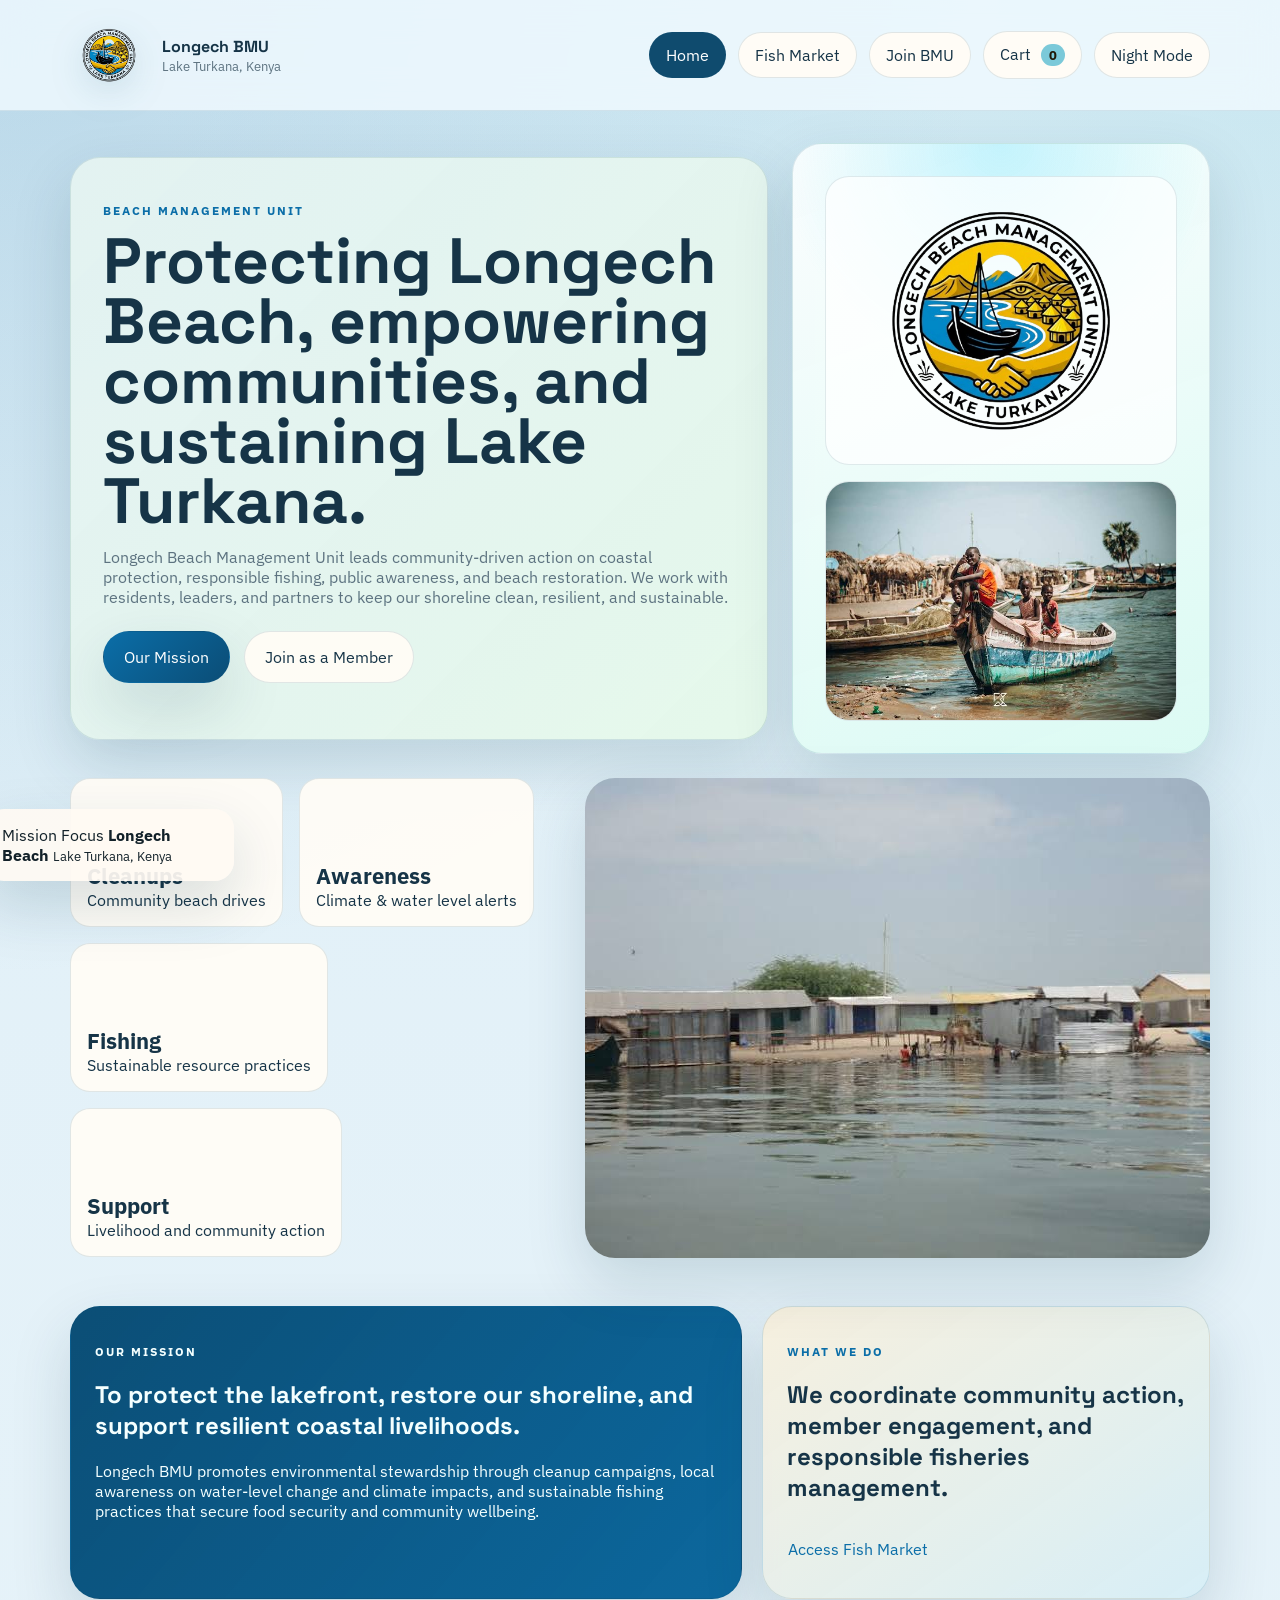
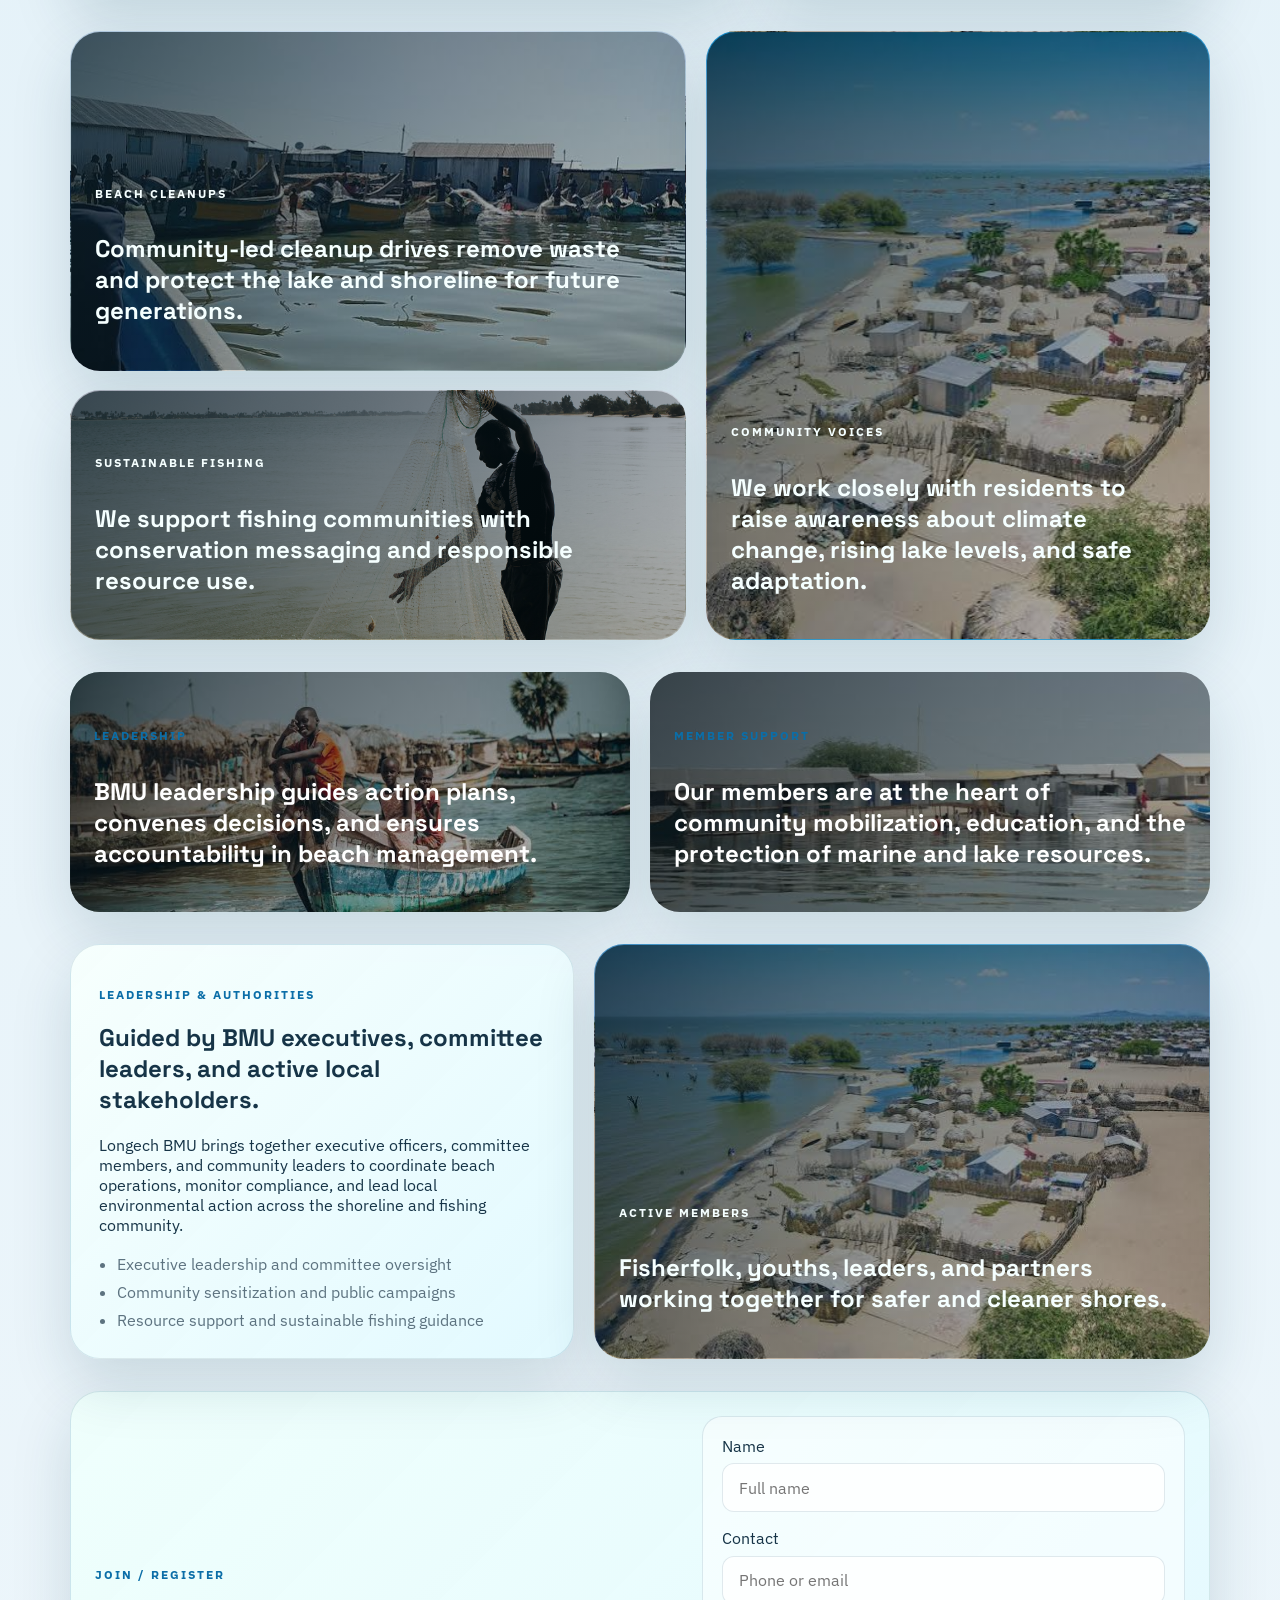
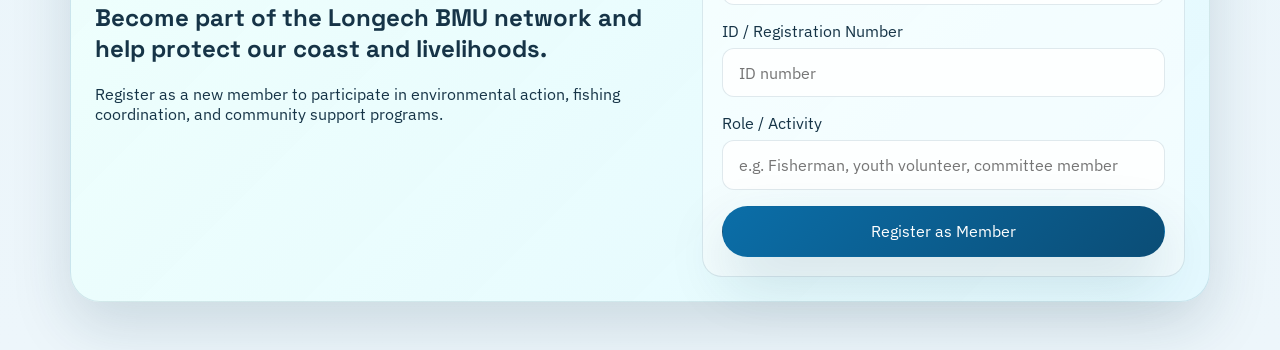
<file: index.html>
<!DOCTYPE html>
<html lang="en">
<head>
  <meta charset="UTF-8">
  <meta name="viewport" content="width=device-width, initial-scale=1.0">
  <title>Longech BMU Fish Market</title>
  <link rel="icon" type="image/png" href="assets/images/logo.png">
  <link rel="preconnect" href="https://fonts.googleapis.com">
  <link rel="preconnect" href="https://fonts.gstatic.com" crossorigin>
  <link href="https://fonts.googleapis.com/css2?family=Space+Grotesk:wght@400;500;700&family=IBM+Plex+Sans:wght@400;500;600&display=swap" rel="stylesheet">
  <link rel="stylesheet" href="css/style.css">
</head>
<body data-page="home" class="page-home">
  <div class="page-shell">
    <header class="site-header">
      <nav class="navbar container">
        <a href="index.html" class="brand">
          <img src="assets/images/logo.png" alt="Longech BMU logo" class="brand-logo">
          <span>
            <strong>Longech BMU</strong>
            <small>Lake Turkana, Kenya</small>
          </span>
        </a>
        <div class="nav-links">
          <a href="index.html" class="active">Home</a>
          <a href="products.html">Fish Market</a>
          <a href="#join-bmu">Join BMU</a>
          <a href="cart.html">Cart <span id="nav-cart-count" class="nav-pill">0</span></a>
          <a href="admin.html" data-admin-link class="hidden">Management Portal</a>
          <button id="theme-toggle" class="ghost-button" type="button" aria-label="Toggle theme">Night Mode</button>
        </div>
      </nav>
    </header>

    <main>
      <section class="hero hero-home-wide">
        <div class="container home-hero-shell">
          <div class="home-hero-top">
            <div class="hero-copy hero-copy-wide">
              <p class="eyebrow">Beach Management Unit</p>
              <h1>Protecting Longech Beach, empowering communities, and sustaining Lake Turkana.</h1>
              <p class="hero-text">
                Longech Beach Management Unit leads community-driven action on coastal protection, responsible fishing, public awareness, and beach restoration. We work with residents, leaders, and partners to keep our shoreline clean, resilient, and sustainable.
              </p>
              <div class="hero-actions">
                <a href="#mission" class="primary-button">Our Mission</a>
                <a href="#join-bmu" class="secondary-button">Join as a Member</a>
              </div>
            </div>
            <div class="hero-logo-panel">
              <div class="hero-brand-pair">
                <div class="hero-brand-tile">
                  <img src="assets/images/logo.png" alt="Longech BMU logo" class="hero-logo-image">
                </div>
                <div class="hero-brand-tile">
                  <img src="assets/images/beach2.jfif" alt="Longech Beach" class="hero-market-image">
                </div>
              </div>
            </div>
          </div>

          <div class="home-hero-bottom">
            <div class="hero-stats hero-stats-wide">
              <div><strong>Cleanups</strong><span>Community beach drives</span></div>
              <div><strong>Awareness</strong><span>Climate & water level alerts</span></div>
              <div><strong>Fishing</strong><span>Sustainable resource practices</span></div>
              <div><strong>Support</strong><span>Livelihood and community action</span></div>
            </div>

            <div class="hero-visual home-hero-visual">
              <div class="hero-backdrop">
                <img src="assets/images/beach1.jfif" alt="Longech Beach shoreline">
              </div>
              <div class="floating-card">
                <span>Mission Focus</span>
                <strong>Longech Beach</strong>
                <small>Lake Turkana, Kenya</small>
              </div>
            </div>
          </div>
        </div>
      </section>

      <section class="home-banner-strip" id="mission">
        <div class="container home-banner-grid">
          <article class="home-banner-card home-banner-primary">
            <p class="section-label">Our Mission</p>
            <h2>To protect the lakefront, restore our shoreline, and support resilient coastal livelihoods.</h2>
            <p>Longech BMU promotes environmental stewardship through cleanup campaigns, local awareness on water-level change and climate impacts, and sustainable fishing practices that secure food security and community wellbeing.</p>
          </article>
          <article class="home-banner-card home-banner-secondary">
            <p class="section-label">What We Do</p>
            <h2>We coordinate community action, member engagement, and responsible fisheries management.</h2>
            <a href="products.html" class="text-link">Access Fish Market</a>
          </article>
        </div>
      </section>

      <section class="home-gallery-strip">
        <div class="container home-gallery-grid">
          <article class="home-gallery-card home-gallery-card-large" style="background-image:url('assets/images/beach.jfif')">
            <div class="home-gallery-overlay"></div>
            <div class="home-gallery-content">
              <p class="section-label">Beach Cleanups</p>
              <h2>Community-led cleanup drives remove waste and protect the lake and shoreline for future generations.</h2>
            </div>
          </article>
          <article class="home-gallery-card home-gallery-card-tall" style="background-image:url('assets/images/Village Aerial view.jfif')">
            <div class="home-gallery-overlay"></div>
            <div class="home-gallery-content">
              <p class="section-label">Community Voices</p>
              <h2>We work closely with residents to raise awareness about climate change, rising lake levels, and safe adaptation.</h2>
            </div>
          </article>
          <article class="home-gallery-card home-gallery-card-small" style="background-image:url('assets/images/fisherman-with-net-river.jpg')">
            <div class="home-gallery-overlay"></div>
            <div class="home-gallery-content">
              <p class="section-label">Sustainable Fishing</p>
              <h2>We support fishing communities with conservation messaging and responsible resource use.</h2>
            </div>
          </article>
        </div>
      </section>

      <section class="image-band image-band-home">
        <div class="container image-band-grid">
          <article class="band-card band-card-market" style="background-image:url('assets/images/beach2.jfif')">
            <div class="band-overlay"></div>
            <div class="band-content">
              <p class="section-label">Leadership</p>
              <h2>BMU leadership guides action plans, convenes decisions, and ensures accountability in beach management.</h2>
            </div>
          </article>
          <article class="band-card band-card-net" style="background-image:url('assets/images/beach1.jfif')">
            <div class="band-overlay"></div>
            <div class="band-content">
              <p class="section-label">Member Support</p>
              <h2>Our members are at the heart of community mobilization, education, and the protection of marine and lake resources.</h2>
            </div>
          </article>
        </div>
      </section>

      <section class="home-feature-split">
        <div class="container home-feature-grid">
          <article class="home-feature-text">
            <p class="section-label">Leadership & Authorities</p>
            <h2>Guided by BMU executives, committee leaders, and active local stakeholders.</h2>
            <p>
              Longech BMU brings together executive officers, committee members, and community leaders to coordinate beach operations, monitor compliance, and lead local environmental action across the shoreline and fishing community.
            </p>
            <ul class="feature-list">
              <li>Executive leadership and committee oversight</li>
              <li>Community sensitization and public campaigns</li>
              <li>Resource support and sustainable fishing guidance</li>
            </ul>
          </article>
          <article class="home-feature-photo" style="background-image:url('assets/images/Village Aerial view.jfif')">
            <div class="home-gallery-overlay"></div>
            <div class="home-gallery-content">
              <p class="section-label">Active Members</p>
              <h2>Fisherfolk, youths, leaders, and partners working together for safer and cleaner shores.</h2>
            </div>
          </article>
        </div>
      </section>

      <section class="container landing-panel" id="join-bmu">
        <div class="landing-card form-shell">
          <div class="landing-copy">
            <p class="section-label">Join / Register</p>
            <h2>Become part of the Longech BMU network and help protect our coast and livelihoods.</h2>
            <p>Register as a new member to participate in environmental action, fishing coordination, and community support programs.</p>
          </div>

          <form id="member-register-form" class="member-register-form">
            <label>
              <span>Name</span>
              <input type="text" id="member-name" placeholder="Full name" required>
            </label>
            <label>
              <span>Contact</span>
              <input type="text" id="member-contact" placeholder="Phone or email" required>
            </label>
            <label>
              <span>ID / Registration Number</span>
              <input type="text" id="member-id" placeholder="ID number" required>
            </label>
            <label>
              <span>Role / Activity</span>
              <input type="text" id="member-role" placeholder="e.g. Fisherman, youth volunteer, committee member" required>
            </label>
            <button type="submit" class="primary-button">Register as Member</button>
            <p id="member-register-message" class="success-message hidden"></p>
          </form>
        </div>
      </section>
    </main>
  </div>

  <script src="js/products.js"></script>
  <script src="js/cart.js"></script>
  <script src="js/main.js"></script>
</body>
</html>
</file>
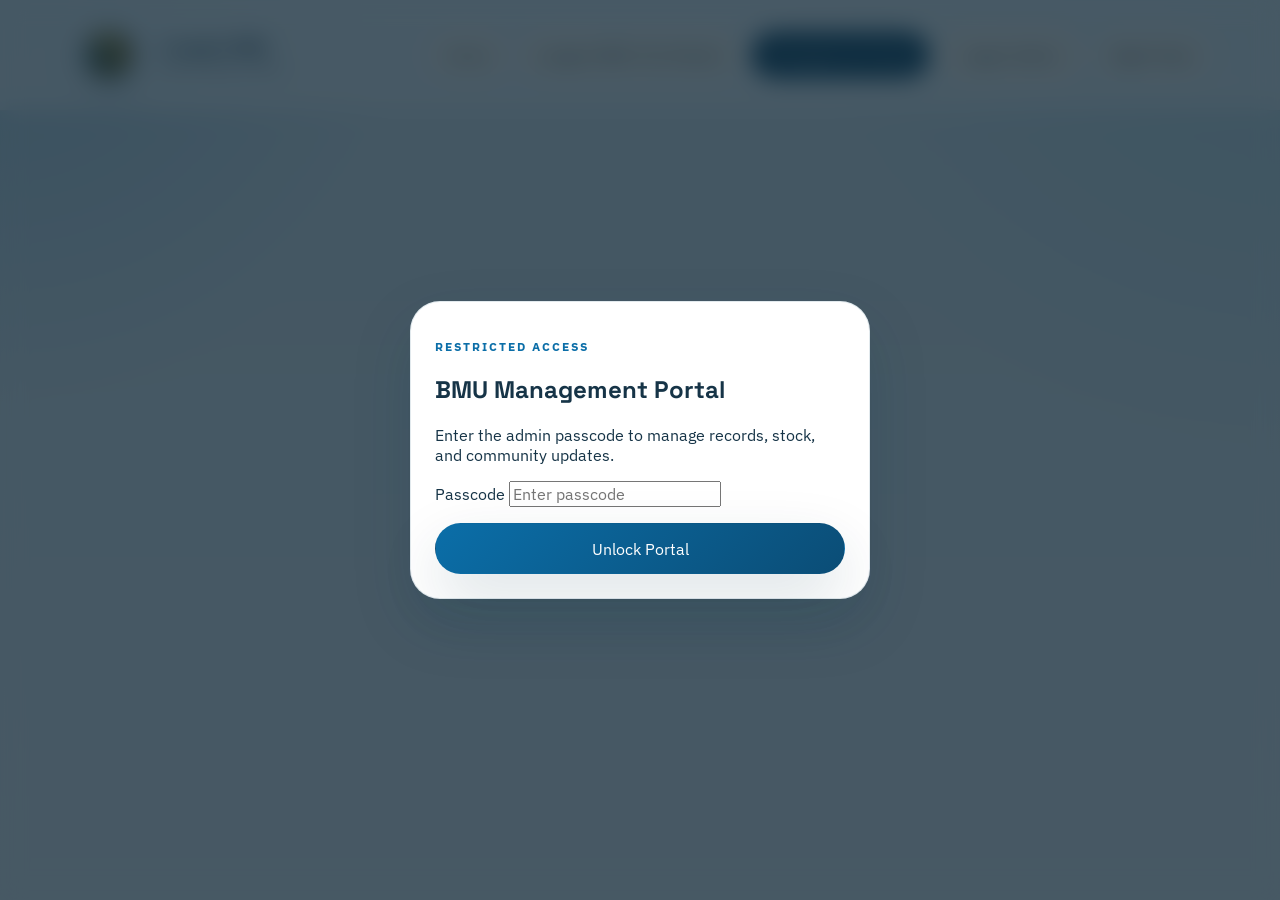
<file: admin.html>
<!DOCTYPE html>
<html lang="en">
<head>
  <meta charset="UTF-8">
  <meta name="viewport" content="width=device-width, initial-scale=1.0">
  <title>Longech BMU | Management Portal</title>
  <link rel="icon" type="image/png" href="assets/images/logo.png">
  <link rel="preconnect" href="https://fonts.googleapis.com">
  <link rel="preconnect" href="https://fonts.gstatic.com" crossorigin>
  <link href="https://fonts.googleapis.com/css2?family=Space+Grotesk:wght@400;500;700&family=IBM+Plex+Sans:wght@400;500;600&display=swap" rel="stylesheet">
  <link rel="stylesheet" href="css/style.css">
</head>
<body data-page="admin" class="page-admin">
  <div class="page-shell">
    <header class="site-header">
      <nav class="navbar container">
        <a href="index.html" class="brand">
          <img src="assets/images/logo.png" alt="Longech BMU logo" class="brand-logo">
          <span>
            <strong>Longech BMU</strong>
            <small>Lake Turkana, Kenya</small>
          </span>
        </a>
        <div class="nav-links">
          <a href="index.html">Home</a>
          <a href="products.html">Longech BMU Fish Market</a>
          <a href="admin.html" class="active">Management Portal</a>
          <button id="admin-logout" class="secondary-button" type="button">Logout Admin</button>
          <button id="theme-toggle" class="ghost-button" type="button" aria-label="Toggle theme">Night Mode</button>
        </div>
      </nav>
    </header>

    <div id="admin-gate" class="admin-gate">
      <div class="admin-gate-card">
        <p class="section-label">Restricted Access</p>
        <h2>BMU Management Portal</h2>
        <p>Enter the admin passcode to manage records, stock, and community updates.</p>
        <form id="admin-login-form" class="admin-login-form">
          <label>
            <span>Passcode</span>
            <input id="admin-passcode" type="password" placeholder="Enter passcode" required>
          </label>
          <button type="submit" class="primary-button full-width">Unlock Portal</button>
          <p id="admin-gate-message" class="gate-message hidden"></p>
        </form>
      </div>
    </div>

    <main id="admin-content" class="section-stack hidden">
      <section class="admin-hero">
        <div class="admin-hero-overlay"></div>
        <div class="container admin-hero-content">
          <div class="page-intro page-intro-light">
            <p class="section-label">Community Dashboard</p>
            <h1>Operations and member management for Longech Beach Management Unit.</h1>
            <p>Track sales, review registrations, and coordinate beach protection campaigns from a single management workspace.</p>
          </div>
          <div class="dashboard-strip">
            <div class="dashboard-chip">
              <span>Products</span>
              <strong id="dashboard-product-count">0</strong>
            </div>
            <div class="dashboard-chip">
              <span>Cart items live</span>
              <strong id="dashboard-cart-count">0</strong>
            </div>
            <div class="dashboard-chip">
              <span>Storage</span>
              <strong>Local</strong>
            </div>
          </div>
        </div>
      </section>

      <section class="container admin-metrics">
        <div class="metric-card">
          <span>Total Members</span>
          <strong id="metric-total-members">0</strong>
        </div>
        <div class="metric-card">
          <span>Approved Members</span>
          <strong id="metric-approved-members">0</strong>
        </div>
        <div class="metric-card">
          <span>Total Sales</span>
          <strong id="metric-total-sales">KES 0</strong>
        </div>
        <div class="metric-card">
          <span>Cleanup Campaigns</span>
          <strong id="metric-cleanups">0</strong>
        </div>
      </section>

      <section class="container admin-tabs-wrap">
        <div class="admin-tabs" role="tablist" aria-label="Management portal sections">
          <button type="button" class="admin-tab active" data-tab="products">Products & Stock</button>
          <button type="button" class="admin-tab" data-tab="members">Member Requests</button>
          <button type="button" class="admin-tab" data-tab="activities">Activities & Notices</button>
        </div>

        <div id="products-tab" class="admin-tab-panel">
          <div class="admin-layout admin-layout-alt">
            <form id="admin-form" class="form-card form-card-dark">
              <input id="product-id" type="hidden">
              <p class="section-label">Stock Editor</p>
              <label>
                <span>Fish name</span>
                <input id="product-name" type="text" placeholder="e.g. Tilapia" required>
              </label>
              <label>
                <span>Price per kg (KES)</span>
                <input id="product-price" type="number" min="1" placeholder="e.g. 550" required>
              </label>
              <label>
                <span>Image URL or local path</span>
                <input id="product-image" type="text" placeholder="assets/images/your-file.jpg">
              </label>
              <div class="button-row">
                <button type="submit" class="primary-button">Save Product</button>
                <button id="cancel-edit" type="button" class="secondary-button hidden">Cancel Edit</button>
              </div>
            </form>

            <div class="admin-products-wrap admin-products-panel">
              <div class="admin-header">
                <p class="section-label">Catalog</p>
                <h2>Current stock</h2>
                <p>Use this panel to keep the fish market current and pricing aligned with community trade.</p>
                <p class="reorder-hint">Drag cards to reorder or use the arrow buttons to place products in the exact sequence you want customers to see.</p>
              </div>
              <div id="admin-products" class="admin-products"></div>
            </div>
          </div>
        </div>

        <div id="members-tab" class="admin-tab-panel hidden">
          <div class="admin-table-card">
            <div class="admin-header">
              <p class="section-label">Registrations</p>
              <h2>Member applications</h2>
            </div>
            <table class="member-table">
              <thead>
                <tr>
                  <th>Name</th>
                  <th>Contact</th>
                  <th>ID</th>
                  <th>Role / Activity</th>
                  <th>Status</th>
                  <th>Action</th>
                </tr>
              </thead>
              <tbody id="member-requests-body"></tbody>
            </table>
          </div>
        </div>

        <div id="activities-tab" class="admin-tab-panel hidden">
          <div class="admin-activity-grid">
            <form id="activity-form" class="form-card form-card-dark">
              <p class="section-label">Notice Board</p>
              <label>
                <span>Title</span>
                <input id="activity-title" type="text" placeholder="Cleanup drive, alert, notice" required>
              </label>
              <label>
                <span>Date</span>
                <input id="activity-date" type="date">
              </label>
              <label>
                <span>Details</span>
                <textarea id="activity-details" rows="5" placeholder="Add activity details or community notice" required></textarea>
              </label>
              <button type="submit" class="primary-button">Publish Update</button>
            </form>

            <div class="admin-activity-list" id="activity-list"></div>
          </div>
        </div>
      </section>
    </main>
  </div>

  <script src="js/products.js"></script>
  <script src="js/cart.js"></script>
  <script src="js/admin.js"></script>
</body>
</html>
</file>
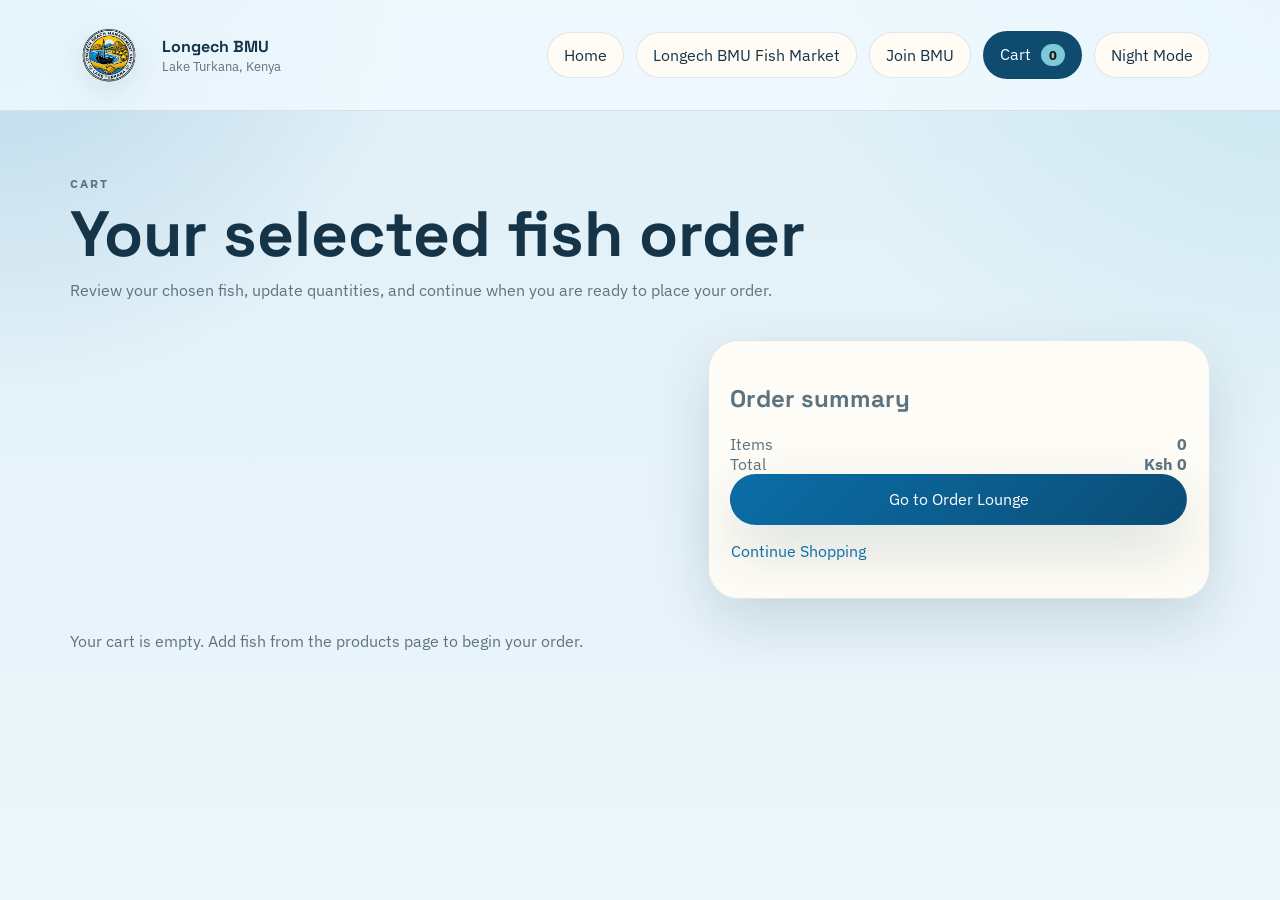
<file: cart.html>
<!DOCTYPE html>
<html lang="en">
<head>
  <meta charset="UTF-8">
  <meta name="viewport" content="width=device-width, initial-scale=1.0">
  <title>Longech BMU | Cart</title>
  <link rel="icon" type="image/png" href="assets/images/logo.png">
  <link rel="preconnect" href="https://fonts.googleapis.com">
  <link rel="preconnect" href="https://fonts.gstatic.com" crossorigin>
  <link href="https://fonts.googleapis.com/css2?family=Space+Grotesk:wght@400;500;700&family=IBM+Plex+Sans:wght@400;500;600&display=swap" rel="stylesheet">
  <link rel="stylesheet" href="css/style.css">
</head>
<body data-page="cart" class="page-cart">
  <div class="page-shell">
    <header class="site-header">
      <nav class="navbar container">
        <a href="index.html" class="brand">
          <img src="assets/images/logo.png" alt="Longech BMU logo" class="brand-logo">
          <span>
            <strong>Longech BMU</strong>
            <small>Lake Turkana, Kenya</small>
          </span>
        </a>
        <div class="nav-links">
          <a href="index.html">Home</a>
          <a href="products.html">Longech BMU Fish Market</a>
          <a href="index.html#join-bmu">Join BMU</a>
          <a href="cart.html" class="active">Cart <span id="nav-cart-count" class="nav-pill">0</span></a>
          <a href="admin.html" data-admin-link class="hidden">Management Portal</a>
          <button id="theme-toggle" class="ghost-button" type="button" aria-label="Toggle theme">Night Mode</button>
        </div>
      </nav>
    </header>

    <main class="container section-stack">
      <section class="page-intro">
        <p class="section-label">Cart</p>
        <h1>Your selected fish order</h1>
        <p>Review your chosen fish, update quantities, and continue when you are ready to place your order.</p>
      </section>

      <section class="cart-layout">
        <div id="cart-items" class="cart-items"></div>
        <aside class="summary-card">
          <h2>Order summary</h2>
          <div class="summary-row">
            <span>Items</span>
            <strong id="summary-items">0</strong>
          </div>
          <div class="summary-row">
            <span>Total</span>
            <strong id="summary-total">KES 0</strong>
          </div>
          <a href="checkout.html" class="primary-button full-width">Go to Order Lounge</a>
          <a href="index.html" class="text-link">Continue Shopping</a>
        </aside>
      </section>
      <p id="cart-empty" class="empty-state hidden">Your cart is empty. Add fish from the products page to begin your order.</p>
    </main>
  </div>

  <script src="js/products.js"></script>
  <script src="js/cart.js"></script>
  <script src="js/main.js"></script>
</body>
</html>
</file>
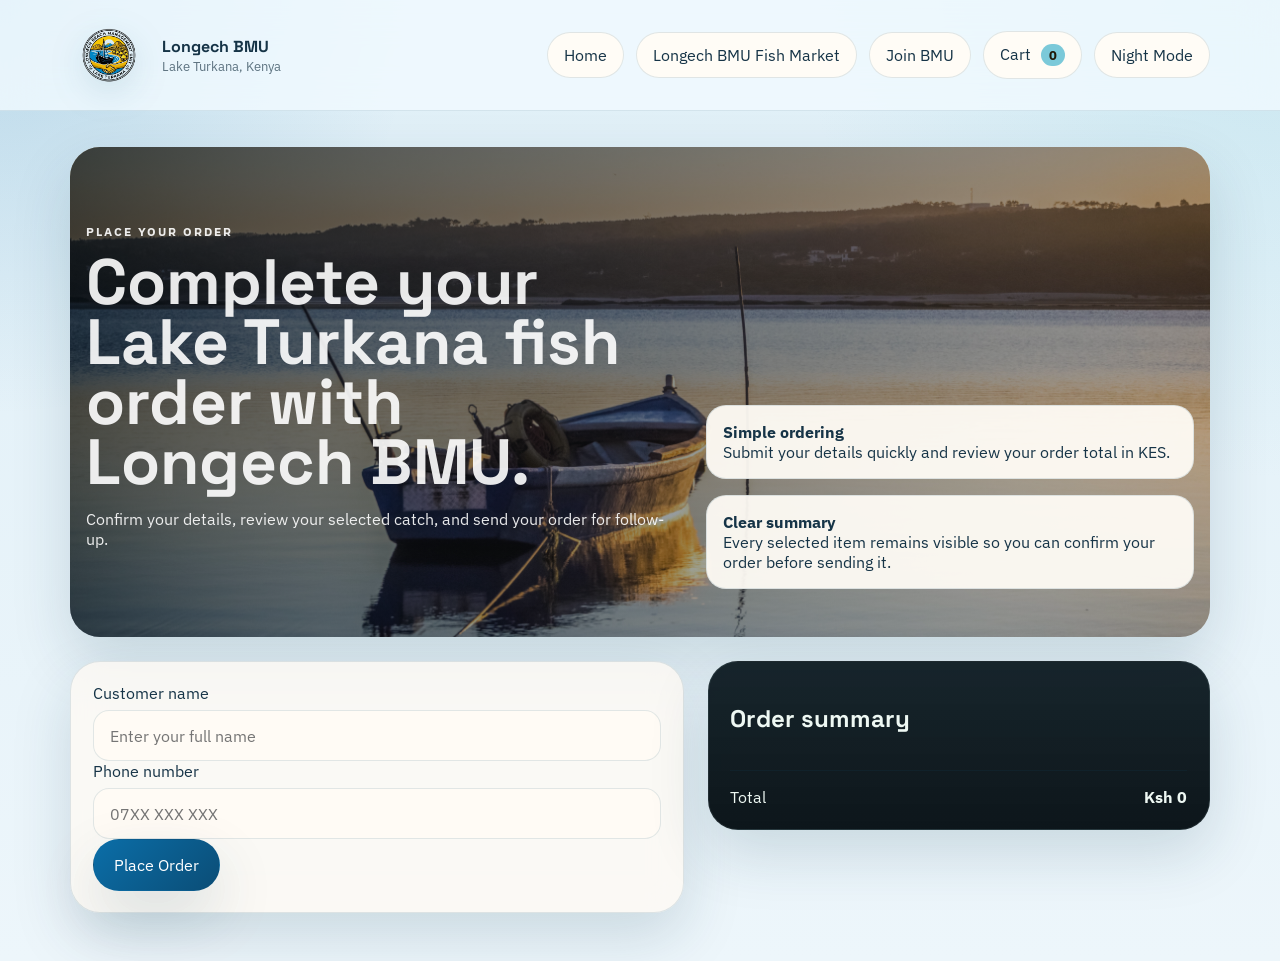
<file: checkout.html>
<!DOCTYPE html>
<html lang="en">
<head>
  <meta charset="UTF-8">
  <meta name="viewport" content="width=device-width, initial-scale=1.0">
  <title>Longech BMU | Order Lounge</title>
  <link rel="icon" type="image/png" href="assets/images/logo.png">
  <link rel="preconnect" href="https://fonts.googleapis.com">
  <link rel="preconnect" href="https://fonts.gstatic.com" crossorigin>
  <link href="https://fonts.googleapis.com/css2?family=Space+Grotesk:wght@400;500;700&family=IBM+Plex+Sans:wght@400;500;600&display=swap" rel="stylesheet">
  <link rel="stylesheet" href="css/style.css">
</head>
<body data-page="checkout" class="page-checkout">
  <div class="page-shell">
    <header class="site-header">
      <nav class="navbar container">
        <a href="index.html" class="brand">
          <img src="assets/images/logo.png" alt="Longech BMU logo" class="brand-logo">
          <span>
            <strong>Longech BMU</strong>
            <small>Lake Turkana, Kenya</small>
          </span>
        </a>
        <div class="nav-links">
          <a href="index.html">Home</a>
          <a href="products.html">Longech BMU Fish Market</a>
          <a href="index.html#join-bmu">Join BMU</a>
          <a href="cart.html">Cart <span id="nav-cart-count" class="nav-pill">0</span></a>
          <a href="admin.html" data-admin-link class="hidden">Management Portal</a>
          <button id="theme-toggle" class="ghost-button" type="button" aria-label="Toggle theme">Night Mode</button>
        </div>
      </nav>
    </header>

    <main class="section-stack">
      <section class="checkout-hero">
        <div class="checkout-hero-overlay"></div>
        <div class="container checkout-hero-content">
          <div class="page-intro page-intro-light">
            <p class="section-label">Place Your Order</p>
            <h1>Complete your Lake Turkana fish order with Longech BMU.</h1>
            <p>Confirm your details, review your selected catch, and send your order for follow-up.</p>
          </div>
          <div class="checkout-notes">
            <div>
              <strong>Simple ordering</strong>
              <span>Submit your details quickly and review your order total in KES.</span>
            </div>
            <div>
              <strong>Clear summary</strong>
              <span>Every selected item remains visible so you can confirm your order before sending it.</span>
            </div>
          </div>
        </div>
      </section>

      <section class="container checkout-layout checkout-layout-alt">
        <form id="checkout-form" class="form-card form-card-glass">
          <label>
            <span>Customer name</span>
            <input id="customer-name" type="text" placeholder="Enter your full name" required>
          </label>
          <label>
            <span>Phone number</span>
            <input id="customer-phone" type="tel" placeholder="07XX XXX XXX" required>
          </label>
          <button type="submit" class="primary-button">Place Order</button>
          <p id="checkout-message" class="success-message hidden"></p>
        </form>

        <aside class="summary-card summary-card-dark">
          <h2>Order summary</h2>
          <div id="checkout-items" class="checkout-items"></div>
          <div class="summary-row total-row">
            <span>Total</span>
            <strong id="checkout-total">KES 0</strong>
          </div>
        </aside>
      </section>
    </main>
  </div>

  <script src="js/products.js"></script>
  <script src="js/cart.js"></script>
  <script src="js/main.js"></script>
</body>
</html>
</file>
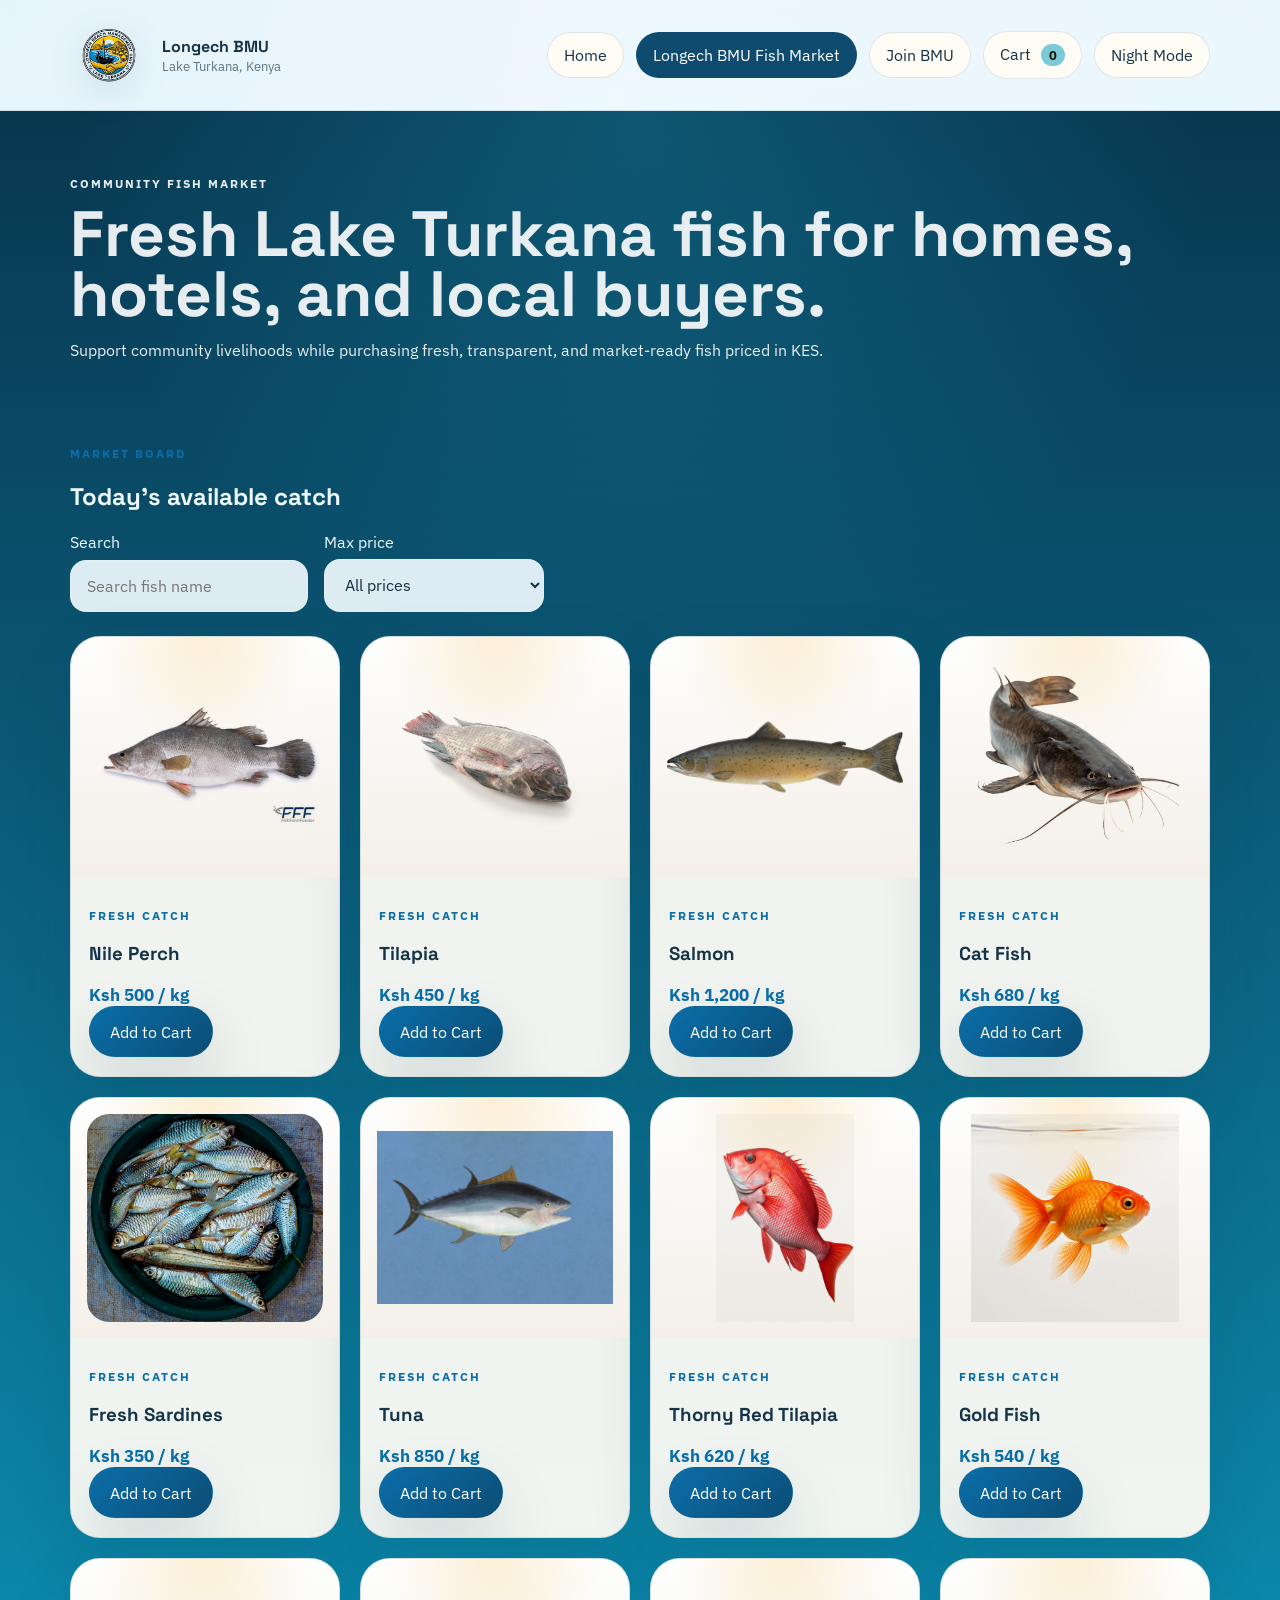
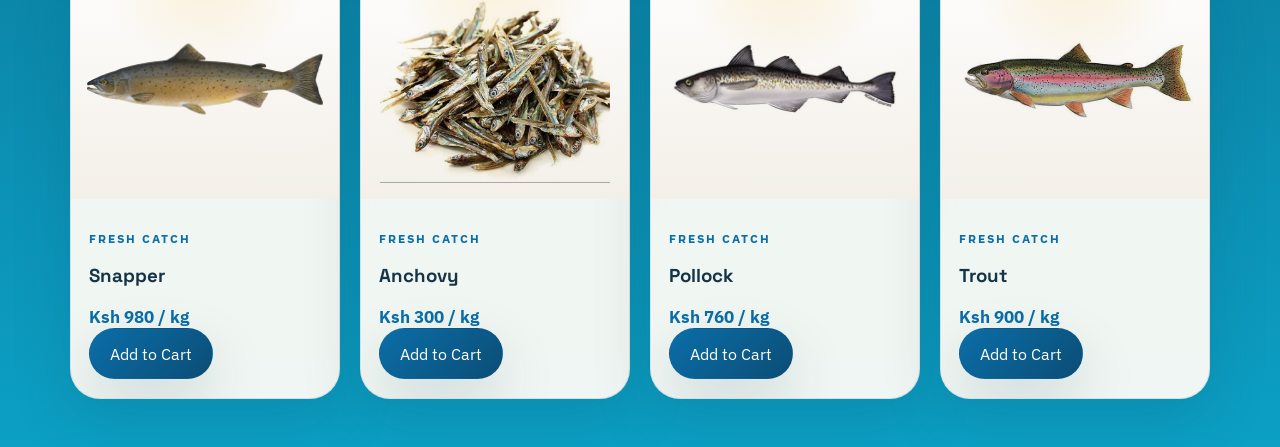
<file: products.html>
<!DOCTYPE html>
<html lang="en">
<head>
  <meta charset="UTF-8">
  <meta name="viewport" content="width=device-width, initial-scale=1.0">
  <title>Longech BMU | Fish Market</title>
  <link rel="icon" type="image/png" href="assets/images/logo.png">
  <link rel="preconnect" href="https://fonts.googleapis.com">
  <link rel="preconnect" href="https://fonts.gstatic.com" crossorigin>
  <link href="https://fonts.googleapis.com/css2?family=Space+Grotesk:wght@400;500;700&family=IBM+Plex+Sans:wght@400;500;600&display=swap" rel="stylesheet">
  <link rel="stylesheet" href="css/style.css">
</head>
<body data-page="products" class="page-products">
  <div class="page-shell">
    <header class="site-header">
      <nav class="navbar container">
        <a href="index.html" class="brand">
          <img src="assets/images/logo.png" alt="Longech BMU logo" class="brand-logo">
          <span>
            <strong>Longech BMU</strong>
            <small>Lake Turkana, Kenya</small>
          </span>
        </a>
        <div class="nav-links">
          <a href="index.html">Home</a>
          <a href="products.html" class="active">Longech BMU Fish Market</a>
          <a href="index.html#join-bmu">Join BMU</a>
          <a href="cart.html">Cart <span id="nav-cart-count" class="nav-pill">0</span></a>
          <a href="admin.html" data-admin-link class="hidden">Management Portal</a>
          <button id="theme-toggle" class="ghost-button" type="button" aria-label="Toggle theme">Night Mode</button>
        </div>
      </nav>
    </header>

    <main class="products-water">
      <section class="products-hero">
        <div class="container">
          <div class="page-intro page-intro-light">
            <p class="section-label">Community Fish Market</p>
            <h1>Fresh Lake Turkana fish for homes, hotels, and local buyers.</h1>
            <p>Support community livelihoods while purchasing fresh, transparent, and market-ready fish priced in KES.</p>
          </div>
        </div>
      </section>

      <section class="controls-section container">
        <div>
          <p class="section-label">Market Board</p>
          <h2>Today&apos;s available catch</h2>
        </div>
        <div class="toolbar">
          <label class="search-field">
            <span>Search</span>
            <input id="search-input" type="search" placeholder="Search fish name">
          </label>
          <label class="filter-field">
            <span>Max price</span>
            <select id="price-filter">
              <option value="all">All prices</option>
              <option value="400">Up to KES 400</option>
              <option value="600">Up to KES 600</option>
              <option value="900">Up to KES 900</option>
              <option value="1300">Up to KES 1,300</option>
            </select>
          </label>
        </div>
      </section>

      <section class="container">
        <div id="product-grid" class="product-grid"></div>
        <p id="product-empty" class="empty-state hidden">No fish products match that search right now.</p>
      </section>
    </main>
  </div>

  <script src="js/products.js"></script>
  <script src="js/cart.js"></script>
  <script src="js/main.js"></script>
</body>
</html>
</file>
<file: css/style.css>
:root {
  --bg: #edf6fb;
  --bg-accent: #dfeff7;
  --surface: rgba(255, 252, 246, 0.94);
  --surface-strong: #ffffff;
  --surface-dark: #0f4b6e;
  --text: #163447;
  --muted: #5d7380;
  --line: rgba(15, 75, 110, 0.12);
  --primary: #0b6ea8;
  --primary-strong: #0b4d76;
  --secondary: #7bc9d9;
  --accent: #d9efe7;
  --sand: #f1e2c7;
  --danger: #c85555;
  --shadow: 0 24px 60px rgba(7, 51, 77, 0.15);
  --radius-lg: 30px;
  --radius-md: 20px;
  --radius-sm: 14px;
}

body.dark-mode {
  --bg: #071d2a;
  --bg-accent: #0b2c3e;
  --surface: rgba(10, 29, 42, 0.94);
  --surface-strong: #123752;
  --surface-dark: #d9f1ff;
  --text: #ebf8ff;
  --muted: #b1cfe0;
  --line: rgba(169, 220, 239, 0.12);
  --primary: #67c8f4;
  --primary-strong: #8fe3ff;
  --secondary: #9de1d0;
  --accent: #cfe7ec;
  --sand: #f9e7bf;
  --danger: #ff8d8d;
  --shadow: 0 26px 65px rgba(0, 0, 0, 0.32);
}

* {
  box-sizing: border-box;
}

html {
  scroll-behavior: smooth;
}

body {
  margin: 0;
  min-height: 100vh;
  color: var(--text);
  font-family: "IBM Plex Sans", sans-serif;
  background:
    radial-gradient(circle at top left, rgba(11, 110, 168, 0.18), transparent 26%),
    radial-gradient(circle at top right, rgba(123, 201, 217, 0.22), transparent 30%),
    linear-gradient(180deg, var(--bg-accent), var(--bg));
}

img {
  max-width: 100%;
  display: block;
}

a {
  color: inherit;
  text-decoration: none;
}

button,
input,
select {
  font: inherit;
}

.hidden {
  display: none !important;
}

.container {
  width: min(1140px, calc(100% - 2rem));
  margin: 0 auto;
}

.page-shell {
  min-height: 100vh;
}

.site-header {
  position: sticky;
  top: 0;
  z-index: 20;
  backdrop-filter: blur(18px);
  background: rgba(242, 250, 255, 0.8);
  border-bottom: 1px solid var(--line);
}

body.dark-mode .site-header {
  background: rgba(9, 20, 26, 0.82);
}

.navbar {
  display: flex;
  align-items: center;
  justify-content: space-between;
  gap: 1rem;
  padding: 1rem 0;
}

.brand {
  display: flex;
  align-items: center;
  gap: 0.85rem;
}

.brand strong,
.brand small {
  display: block;
}

.brand strong,
h1,
h2,
h3 {
  font-family: "Space Grotesk", sans-serif;
}

.brand small {
  color: var(--muted);
}

.brand-logo {
  width: 78px;
  height: 78px;
  object-fit: contain;
  filter: drop-shadow(0 10px 18px rgba(7, 82, 105, 0.18));
}

.nav-links {
  display: flex;
  align-items: center;
  gap: 0.75rem;
  flex-wrap: wrap;
}

.nav-links a,
.ghost-button {
  padding: 0.75rem 1rem;
  border-radius: 999px;
  border: 1px solid var(--line);
  background: var(--surface);
  color: var(--text);
  transition: transform 180ms ease, background 180ms ease;
}

body.dark-mode .ghost-button {
  background: linear-gradient(135deg, rgba(39, 212, 248, 0.24), rgba(122, 248, 216, 0.2));
  color: #ecfbfb;
  border-color: rgba(122, 248, 216, 0.45);
  box-shadow: 0 10px 24px rgba(0, 0, 0, 0.2);
}

.nav-links a:hover,
.ghost-button:hover,
.primary-button:hover,
.secondary-button:hover {
  transform: translateY(-2px);
}

.nav-links a.active {
  background: var(--surface-dark);
  color: #fff;
  border-color: transparent;
}

body.dark-mode .nav-links a.active {
  color: #09141a;
}

.nav-pill {
  display: inline-grid;
  place-items: center;
  min-width: 24px;
  margin-left: 0.35rem;
  padding: 0.15rem 0.45rem;
  border-radius: 999px;
  background: var(--secondary);
  color: #201806;
  font-size: 0.8rem;
  font-weight: 700;
}

.eyebrow,
.section-label {
  color: var(--primary);
  font-size: 0.78rem;
  font-weight: 700;
  letter-spacing: 0.16em;
  text-transform: uppercase;
}

.hero,
.section-stack {
  padding: 2.25rem 0 3rem;
}

.hero-home-wide {
  padding-top: 2rem;
}

.hero-grid,
.cart-layout,
.checkout-layout,
.admin-layout {
  display: grid;
  grid-template-columns: 1.1fr 0.9fr;
  gap: 1.5rem;
  align-items: stretch;
}

.hero-copy h1,
.page-intro h1 {
  font-size: clamp(2.4rem, 5vw, 4.8rem);
  line-height: 0.94;
  margin: 0.35rem 0 1rem;
}

.home-hero-shell {
  display: grid;
  gap: 1.5rem;
}

.home-hero-top {
  display: grid;
  grid-template-columns: 1.25fr 0.75fr;
  gap: 1.5rem;
  align-items: center;
}

.hero-copy-wide,
.hero-logo-panel,
.home-banner-card,
.landing-card {
  border: 1px solid var(--line);
  border-radius: var(--radius-lg);
  box-shadow: var(--shadow);
}

.hero-copy-wide {
  padding: 2rem;
  background:
    linear-gradient(135deg, rgba(8, 168, 216, 0.1), rgba(51, 226, 155, 0.12)),
    var(--surface);
}

.hero-logo-panel {
  min-height: 100%;
  display: grid;
  gap: 1rem;
  padding: 2rem;
  background:
    radial-gradient(circle at top, rgba(39, 212, 248, 0.25), transparent 35%),
    linear-gradient(160deg, rgba(255, 255, 255, 0.92), rgba(219, 251, 243, 0.9));
}

.hero-brand-pair {
  display: grid;
  grid-template-columns: 1fr;
  gap: 1rem;
  align-items: stretch;
}

.hero-brand-tile {
  min-height: 240px;
  border-radius: 24px;
  overflow: hidden;
  background: rgba(255, 255, 255, 0.72);
  border: 1px solid rgba(16, 85, 102, 0.12);
  display: grid;
  place-items: center;
}

.hero-logo-image,
.hero-market-image {
  width: 100%;
  height: 100%;
}

.hero-logo-image {
  object-fit: contain;
  padding: 0.9rem;
  transform: none;
}

.hero-market-image {
  object-fit: cover;
  transform: none;
}

.home-hero-bottom {
  display: grid;
  grid-template-columns: 0.88fr 1.12fr;
  gap: 1.5rem;
  align-items: stretch;
}

.hero-stats-wide {
  display: grid;
  grid-template-columns: repeat(2, minmax(0, 1fr));
  align-content: stretch;
}

.hero-stats-wide div {
  min-height: 140px;
  display: flex;
  flex-direction: column;
  justify-content: flex-end;
}

.home-hero-visual .hero-backdrop img {
  min-height: 480px;
}

.hero-text,
.page-intro p,
.admin-header p,
.summary-card {
  color: var(--muted);
}

.hero-actions,
.button-row,
.product-actions,
.cart-actions {
  display: flex;
  gap: 0.9rem;
  flex-wrap: wrap;
}

.hero-actions,
.button-row {
  margin: 1.5rem 0;
}

.primary-button,
.secondary-button,
.text-link {
  display: inline-flex;
  align-items: center;
  justify-content: center;
  border-radius: 999px;
  padding: 0.92rem 1.25rem;
  border: 1px solid transparent;
  cursor: pointer;
}

.primary-button {
  color: #fff;
  background: linear-gradient(135deg, var(--primary), var(--primary-strong));
  box-shadow: var(--shadow);
}

.secondary-button {
  color: var(--text);
  background: var(--surface);
  border-color: var(--line);
}

.text-link {
  color: var(--primary);
  padding-left: 0;
}

.hero-stats {
  display: flex;
  gap: 1rem;
  flex-wrap: wrap;
}

.hero-stats div,
.dashboard-chip,
.checkout-notes div {
  min-width: 150px;
  padding: 1rem;
  border-radius: var(--radius-md);
  background: var(--surface);
  border: 1px solid var(--line);
}

.hero-stats strong,
.hero-stats span,
.dashboard-chip span,
.dashboard-chip strong,
.checkout-notes strong,
.checkout-notes span {
  display: block;
}

.hero-stats strong,
.dashboard-chip strong {
  font-size: 1.35rem;
}

.hero-panel,
.hero-backdrop {
  position: relative;
  height: 100%;
}

.hero-backdrop img,
.band-card,
.checkout-hero,
.admin-hero {
  border-radius: var(--radius-lg);
}

.hero-backdrop img {
  width: 100%;
  height: 100%;
  min-height: 420px;
  object-fit: cover;
  box-shadow: var(--shadow);
}

.floating-card {
  position: absolute;
  left: -1rem;
  bottom: 1.2rem;
  max-width: 250px;
  padding: 1rem 1.1rem;
  border-radius: var(--radius-md);
  background: rgba(255, 250, 244, 0.92);
  color: #122129;
  box-shadow: var(--shadow);
  animation: floatCard 4s ease-in-out infinite;
}

@keyframes floatCard {
  0%, 100% { transform: translateY(0); }
  50% { transform: translateY(-8px); }
}

.image-band {
  padding-bottom: 2rem;
}

.landing-panel {
  padding-bottom: 3rem;
}

.landing-card {
  padding: 1.5rem;
  border-radius: var(--radius-lg);
  background: linear-gradient(135deg, rgba(239, 255, 252, 0.94), rgba(226, 249, 255, 0.9));
}

.home-banner-strip {
  padding-bottom: 2rem;
}

.home-banner-grid {
  display: grid;
  grid-template-columns: 1.2fr 0.8fr;
  gap: 1.2rem;
}

.home-banner-card {
  padding: 1.5rem;
}

.home-banner-primary {
  background:
    linear-gradient(130deg, rgba(11, 78, 118, 0.94), rgba(11, 110, 168, 0.82)),
    var(--surface-dark);
  color: #f4ffff;
}

.home-banner-primary .section-label,
.home-banner-primary p,
.home-banner-primary h2 {
  color: inherit;
}

.home-banner-secondary {
  background:
    linear-gradient(145deg, rgba(247, 239, 221, 0.96), rgba(214, 238, 246, 0.92));
}

.home-gallery-strip,
.home-feature-split {
  padding-bottom: 2rem;
}

.home-gallery-grid {
  display: grid;
  grid-template-columns: 1.1fr 0.9fr;
  grid-template-areas:
    "large tall"
    "small tall";
  gap: 1.2rem;
}

.home-gallery-card,
.home-feature-photo,
.home-feature-text {
  position: relative;
  overflow: hidden;
  border-radius: var(--radius-lg);
  border: 1px solid var(--line);
  box-shadow: var(--shadow);
}

.home-gallery-card {
  min-height: 250px;
  background-size: cover;
  background-position: center;
}

.home-gallery-card-large {
  grid-area: large;
  min-height: 340px;
  background-image: url("../assets/images/img1.jpg");
}

.home-gallery-card-tall {
  grid-area: tall;
  min-height: 100%;
  background-image: url("../assets/images/img3.jpg");
}

.home-gallery-card-small {
  grid-area: small;
  background-image: url("../assets/images/img2.jpg");
}

.home-gallery-overlay {
  position: absolute;
  inset: 0;
  background: linear-gradient(135deg, rgba(6, 28, 36, 0.72), rgba(6, 28, 36, 0.2));
}

.home-gallery-content {
  position: relative;
  z-index: 1;
  display: flex;
  height: 100%;
  padding: 1.5rem;
  flex-direction: column;
  justify-content: flex-end;
  color: #f5ffff;
}

.home-gallery-content .section-label,
.home-gallery-content h2 {
  color: inherit;
}

.home-feature-grid {
  display: grid;
  grid-template-columns: 0.9fr 1.1fr;
  gap: 1.2rem;
}

.home-feature-text {
  padding: 1.75rem;
  background:
    linear-gradient(135deg, rgba(247, 255, 253, 0.96), rgba(225, 249, 255, 0.92));
}

.home-feature-photo {
  min-height: 360px;
  background-image: url("../assets/images/img1.jpg");
  background-size: cover;
  background-position: center;
}

.image-band-grid {
  display: grid;
  grid-template-columns: repeat(2, minmax(0, 1fr));
  gap: 1.2rem;
}

.band-card {
  position: relative;
  min-height: 240px;
  overflow: hidden;
  background-size: cover;
  background-position: center;
  box-shadow: var(--shadow);
}

.band-card-market {
  background-image: url("../assets/images/img3.jpg");
}

.band-card-net {
  background-image: url("../assets/images/img2.jpg");
}

.band-overlay,
.checkout-hero-overlay,
.admin-hero-overlay {
  position: absolute;
  inset: 0;
  background: linear-gradient(135deg, rgba(8, 20, 26, 0.72), rgba(8, 20, 26, 0.22));
}

.band-content,
.checkout-hero-content,
.admin-hero-content {
  position: relative;
  z-index: 1;
}

.band-content {
  display: flex;
  height: 100%;
  padding: 1.5rem;
  flex-direction: column;
  justify-content: flex-end;
  color: #fff;
}

.controls-section,
.page-intro {
  padding: 1rem 0 1.5rem;
}

.products-water {
  min-height: 100vh;
  background:
    radial-gradient(circle at top, rgba(39, 212, 248, 0.2), transparent 28%),
    linear-gradient(180deg, #083750 0%, #0b5a78 35%, #0ca0c5 100%);
}

.products-hero {
  padding: 2.25rem 0 1rem;
}

.page-products .controls-section h2,
.page-products .search-field,
.page-products .filter-field,
.page-products .empty-state {
  color: #eefaff;
}

.page-products .search-field input,
.page-products .filter-field select {
  background: rgba(240, 250, 255, 0.92);
  color: #12303f;
  border-color: rgba(255, 255, 255, 0.24);
}

.page-products .product-grid {
  padding-bottom: 3rem;
}

.page-intro-light,
.page-intro-light p {
  color: rgba(255, 255, 255, 0.9);
}

.toolbar {
  display: flex;
  gap: 1rem;
  flex-wrap: wrap;
  margin-top: 1rem;
}

.search-field,
.filter-field,
.form-card label {
  display: grid;
  gap: 0.45rem;
}

.search-field input,
.filter-field select,
.form-card input {
  min-width: 220px;
  padding: 0.9rem 1rem;
  border-radius: 16px;
  border: 1px solid var(--line);
  background: var(--surface);
  color: var(--text);
}

.product-grid,
.admin-products,
.cart-items,
.checkout-items {
  display: grid;
  gap: 1.25rem;
}

.product-grid {
  grid-template-columns: repeat(auto-fit, minmax(240px, 1fr));
}

.product-card,
.cart-card,
.admin-card,
.summary-card,
.form-card,
.admin-products-panel {
  border-radius: var(--radius-lg);
  border: 1px solid var(--line);
  background: var(--surface);
  box-shadow: var(--shadow);
}

.product-card {
  overflow: hidden;
  display: flex;
  flex-direction: column;
}

.product-art {
  position: relative;
  height: 240px;
  padding: 1rem;
  overflow: hidden;
  background:
    radial-gradient(circle at top, rgba(240, 162, 2, 0.16), transparent 40%),
    linear-gradient(180deg, rgba(255, 255, 255, 0.92), rgba(244, 239, 232, 0.95));
}

body.dark-mode .product-art {
  background:
    radial-gradient(circle at top, rgba(255, 191, 60, 0.14), transparent 40%),
    linear-gradient(180deg, rgba(16, 33, 44, 0.95), rgba(10, 23, 30, 0.98));
}

.product-art img {
  width: 100%;
  height: 100%;
}

.product-art--contain img {
  object-fit: contain;
  mix-blend-mode: multiply;
}

body.dark-mode .product-art--contain img {
  mix-blend-mode: screen;
}

.product-art--cover img {
  object-fit: cover;
  border-radius: 22px;
}

.product-content {
  padding: 1.15rem;
}

.price-row,
.summary-row,
.cart-meta,
.checkout-line {
  display: flex;
  align-items: center;
  justify-content: space-between;
  gap: 1rem;
}

.price-tag {
  color: var(--primary);
  font-size: 1.05rem;
  font-weight: 700;
}

.summary-card,
.form-card,
.admin-products-panel {
  padding: 1.35rem;
}

.summary-card {
  height: fit-content;
  position: sticky;
  top: 100px;
}

.summary-card-dark,
.form-card-dark {
  color: #eef8f3;
  background: linear-gradient(180deg, rgba(10, 24, 31, 0.94), rgba(8, 17, 22, 0.98));
  border-color: rgba(185, 225, 221, 0.1);
}

.summary-card-dark *,
.form-card-dark * {
  color: inherit;
}

.form-card-glass {
  background: rgba(255, 250, 244, 0.76);
  backdrop-filter: blur(16px);
}

body.dark-mode .form-card-glass {
  background: rgba(15, 28, 35, 0.74);
}

.feature-list {
  margin: 1.2rem 0 0;
  padding-left: 1.1rem;
  color: var(--muted);
  display: grid;
  gap: 0.5rem;
}

.member-register-form,
.form-shell {
  display: grid;
  gap: 1rem;
}

.form-shell {
  grid-template-columns: 1.1fr 0.9fr;
  align-items: center;
}

.member-register-form {
  background: rgba(255, 255, 255, 0.5);
  border: 1px solid var(--line);
  border-radius: var(--radius-md);
  padding: 1.2rem;
}

.member-register-form label {
  display: grid;
  gap: 0.45rem;
}

.member-register-form input {
  width: 100%;
  padding: 0.85rem 1rem;
  border-radius: 12px;
  border: 1px solid var(--line);
  background: rgba(255, 255, 255, 0.8);
  color: var(--text);
}

.cart-card,
.admin-card {
  padding: 1rem;
}

.cart-card {
  display: grid;
  grid-template-columns: 120px 1fr;
  gap: 1rem;
  align-items: center;
}

.cart-card img,
.admin-card img {
  width: 100%;
  height: 110px;
  object-fit: cover;
  border-radius: var(--radius-md);
}

.cart-card input[type="number"] {
  width: 84px;
  padding: 0.65rem;
  border-radius: 12px;
  border: 1px solid var(--line);
  background: var(--surface-strong);
  color: var(--text);
}

.checkout-hero,
.admin-hero {
  position: relative;
  overflow: hidden;
  width: min(1140px, calc(100% - 2rem));
  margin: 0 auto 1.5rem;
  background-size: cover;
  background-position: center;
  box-shadow: var(--shadow);
}

.checkout-hero {
  background-image: url("../assets/images/old-fishing-boat-river-with-breathtaking-view-sunset.jpg");
}

.admin-hero {
  background-image: url("../assets/images/fisherman-with-net-river.jpg");
}

.checkout-hero-content,
.admin-hero-content {
  display: grid;
  grid-template-columns: 1.1fr 0.9fr;
  gap: 1.5rem;
  padding: 3rem 0;
  align-items: end;
}

.checkout-notes,
.dashboard-strip {
  display: grid;
  gap: 1rem;
}

.checkout-layout-alt,
.admin-layout-alt {
  align-items: start;
}

.admin-products-wrap {
  display: grid;
  gap: 1rem;
}

.reorder-hint {
  margin-top: 0.5rem;
  color: var(--muted);
  font-size: 0.9rem;
}

.admin-card {
  display: grid;
  grid-template-columns: 90px 1fr auto;
  gap: 1rem;
  align-items: center;
  cursor: grab;
  transition: transform 180ms ease, box-shadow 180ms ease, border-color 180ms ease;
}

.admin-card.dragging {
  opacity: 0.6;
  cursor: grabbing;
}

.admin-card.drag-over {
  border-color: var(--primary);
  box-shadow: 0 18px 28px rgba(11, 110, 168, 0.18);
}

.admin-actions {
  display: flex;
  gap: 0.75rem;
  flex-wrap: wrap;
  align-items: center;
}

.admin-order-controls {
  display: inline-flex;
  flex-direction: column;
  gap: 0.35rem;
}

.order-button {
  width: 2.2rem;
  height: 2.2rem;
  border: 1px solid var(--line);
  border-radius: 10px;
  background: rgba(11, 110, 168, 0.08);
  color: var(--primary-strong);
  font-weight: 700;
  cursor: pointer;
}

.danger-button,
.edit-button {
  padding: 0.72rem 1rem;
  border: none;
  border-radius: 999px;
  color: #fff;
  cursor: pointer;
}

.danger-button {
  background: var(--danger);
}

.edit-button {
  background: var(--surface-dark);
}

body.dark-mode .edit-button {
  color: #09141a;
}

.full-width {
  width: 100%;
}

.total-row {
  margin-top: 1rem;
  padding-top: 1rem;
  border-top: 1px solid var(--line);
}

.empty-state {
  padding: 1rem 0 2rem;
  color: var(--muted);
}

.success-message {
  padding: 0.9rem 1rem;
  border-radius: 16px;
  background: rgba(15, 108, 116, 0.12);
  color: var(--primary-strong);
}

.admin-gate {
  position: fixed;
  inset: 0;
  z-index: 40;
  display: grid;
  place-items: center;
  padding: 1.25rem;
  background: rgba(7, 29, 42, 0.72);
  backdrop-filter: blur(12px);
}

.admin-gate.hidden {
  display: none !important;
}

.admin-gate-card {
  width: min(460px, 100%);
  padding: 1.5rem;
  border-radius: var(--radius-lg);
  background: var(--surface-strong);
  border: 1px solid var(--line);
  box-shadow: var(--shadow);
}

.admin-login-form {
  display: grid;
  gap: 1rem;
  margin-top: 1rem;
}

.gate-message {
  margin: 0;
  padding: 0.85rem 1rem;
  border-radius: 14px;
  background: rgba(187, 62, 3, 0.12);
  color: var(--danger);
}

.admin-metrics {
  display: grid;
  grid-template-columns: repeat(4, minmax(0, 1fr));
  gap: 1rem;
  padding: 0 0 1.5rem;
}

.metric-card {
  display: grid;
  gap: 0.4rem;
  padding: 1.2rem;
  border-radius: var(--radius-md);
  background: var(--surface);
  border: 1px solid var(--line);
  box-shadow: var(--shadow);
}

.metric-card span {
  color: var(--muted);
}

.metric-card strong {
  font-size: clamp(1.4rem, 2vw, 2rem);
}

.admin-tabs-wrap {
  display: grid;
  gap: 1rem;
  padding-bottom: 2rem;
}

.admin-tabs {
  display: flex;
  gap: 0.75rem;
  flex-wrap: wrap;
}

.admin-tab {
  border: 1px solid var(--line);
  border-radius: 999px;
  background: var(--surface);
  color: var(--text);
  padding: 0.8rem 1.15rem;
  cursor: pointer;
  font-weight: 600;
}

.admin-tab.active {
  background: var(--surface-dark);
  color: white;
  border-color: transparent;
}

.admin-table-card,
.admin-activity-list {
  background: var(--surface);
  border: 1px solid var(--line);
  border-radius: var(--radius-lg);
  box-shadow: var(--shadow);
  padding: 1.25rem;
}

.member-table {
  width: 100%;
  border-collapse: collapse;
  margin-top: 0.8rem;
}

.member-table th,
.member-table td {
  padding: 0.85rem 0.7rem;
  border-bottom: 1px solid var(--line);
  text-align: left;
  vertical-align: top;
}

.status-badge {
  display: inline-block;
  padding: 0.35rem 0.6rem;
  border-radius: 999px;
  text-transform: capitalize;
  font-size: 0.8rem;
  font-weight: 700;
}

.status-pending {
  background: rgba(11, 110, 168, 0.12);
  color: var(--primary-strong);
}

.status-approved {
  background: rgba(21, 136, 89, 0.12);
  color: #1a7457;
}

.status-rejected {
  background: rgba(200, 85, 85, 0.12);
  color: var(--danger);
}

.table-actions {
  display: flex;
  gap: 0.5rem;
  flex-wrap: wrap;
}

.small-button {
  border: none;
  border-radius: 999px;
  padding: 0.5rem 0.75rem;
  cursor: pointer;
  font-size: 0.78rem;
  color: white;
}

.success-button {
  background: #1b8b64;
}

.admin-activity-grid {
  display: grid;
  grid-template-columns: 0.9fr 1.1fr;
  gap: 1rem;
}

#activity-details {
  width: 100%;
  resize: vertical;
  border-radius: 12px;
  border: 1px solid var(--line);
  background: rgba(255,255,255,0.8);
  color: var(--text);
  padding: 0.9rem 1rem;
}

.activity-item {
  display: grid;
  gap: 0.4rem;
  padding: 1rem 0;
  border-bottom: 1px solid var(--line);
}

.activity-item:last-child {
  border-bottom: none;
}

@media (max-width: 900px) {
  .hero-grid,
  .cart-layout,
  .checkout-layout,
  .admin-layout,
  .checkout-hero-content,
  .admin-hero-content,
  .image-band-grid,
  .home-hero-top,
  .home-hero-bottom,
  .home-banner-grid,
  .home-feature-grid,
  .home-gallery-grid {
    grid-template-columns: 1fr;
  }

  .home-gallery-grid {
    grid-template-areas:
      "large"
      "tall"
      "small";
  }

  .form-shell,
  .admin-activity-grid,
  .admin-metrics {
    grid-template-columns: 1fr;
  }

  .summary-card {
    position: static;
  }

  .floating-card {
    left: 1rem;
  }
}

@media (max-width: 640px) {
  .navbar {
    flex-direction: column;
    align-items: flex-start;
  }

  .brand-logo {
    width: 64px;
    height: 64px;
  }

  .hero-stats-wide {
    grid-template-columns: 1fr;
  }

  .cart-card,
  .admin-card {
    grid-template-columns: 1fr;
  }

  .cart-card img,
  .admin-card img {
    height: 180px;
  }

  .search-field input,
  .filter-field select,
  .form-card input {
    min-width: 100%;
  }
}
</file>
